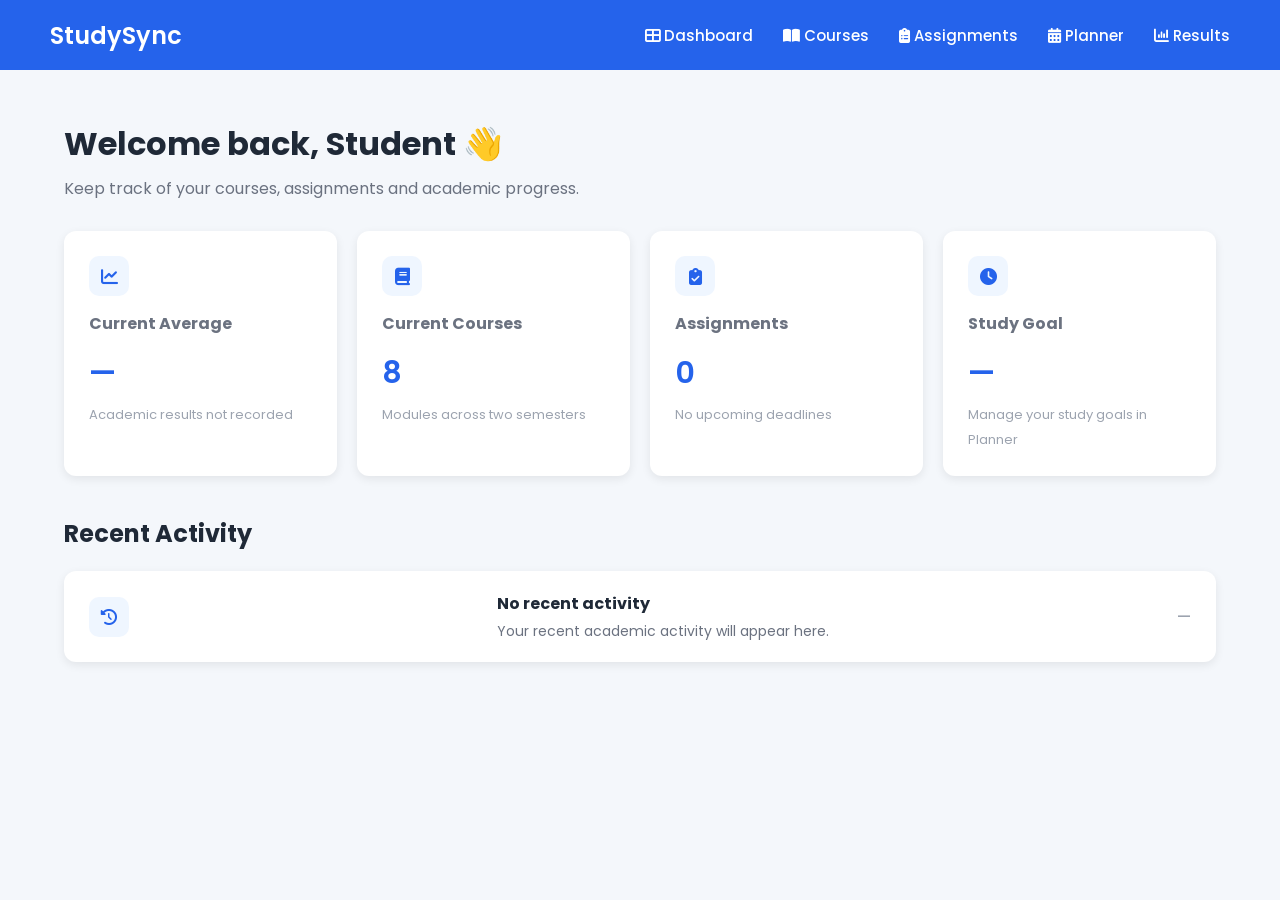
<file: index.html>
<!DOCTYPE html>
<html lang="en">

<head>

    <meta charset="UTF-8">
    <meta name="viewport" content="width=device-width, initial-scale=1.0">

    <title>Dashboard | StudySync</title>

    <link rel="preconnect" href="https://fonts.googleapis.com">
    <link rel="preconnect" href="https://fonts.gstatic.com" crossorigin>
    <link href="https://fonts.googleapis.com/css2?family=Poppins:wght@300;400;500;600;700&display=swap"
        rel="stylesheet">

    <link rel="stylesheet"
        href="https://cdnjs.cloudflare.com/ajax/libs/font-awesome/6.5.2/css/all.min.css">
    <link rel="stylesheet" href="style.css">
</head>
<body>
    <header>
        <nav class="navbar">
           <div class="logo">
                <a href="index.html">
                    <h2>StudySync</h2>
                </a>
           </div>
            <ul class="nav-links">
                <li>
                    <a href="index.html">
                        <i class="fa-solid fa-table-cells-large"></i>
                        Dashboard
                    </a>
                </li>
                <li>
                    <a href="courses.html">
                        <i class="fa-solid fa-book-open"></i>
                        Courses
                    </a>
                </li>
                <li>
                    <a href="assignments.html">
                        <i class="fa-solid fa-clipboard-list"></i>
                        Assignments
                    </a>
                </li>
                <li>
                    <a href="planner.html">
                        <i class="fa-solid fa-calendar-days"></i>
                        Planner
                    </a>
                </li>
                <li>
                    <a href="results.html">
                        <i class="fa-solid fa-chart-column"></i>
                        Results
                    </a>
                </li>
            </ul>
        </nav>
    </header>
    <main>
        <section class="welcome">
            <h1>Welcome back, Student 👋</h1>
            <p>
                Keep track of your courses, assignments and academic progress.
            </p>
        </section>

        <section class="dashboard-cards">
            <div class="dashboard-card">
                <div class="dashboard-icon">
                    <i class="fa-solid fa-chart-line"></i>
                </div>
                <h3>Current Average</h3>
                <p class="stat">—</p>
                <span>Academic results not recorded</span>

            </div>

            <div class="dashboard-card">
                <div class="dashboard-icon">
                    <i class="fa-solid fa-book"></i>
                </div>
                <h3>Current Courses</h3>
                <p class="stat">8</p>
                <span>Modules across two semesters</span>
            </div>

            <div class="dashboard-card">
                <div class="dashboard-icon">
                    <i class="fa-solid fa-clipboard-check"></i>
                </div>
                <h3>Assignments</h3>
                <p class="stat">0</p>
                <span>No upcoming deadlines</span>

            </div>

            <div class="dashboard-card">

                <div class="dashboard-icon">
                    <i class="fa-solid fa-clock"></i>
                </div>
                <h3>Study Goal</h3>
                <p class="stat">—</p>
                <span>Manage your study goals in Planner</span>
            </div>
        </section>
        <section class="recent-section">
            <h2>Recent Activity</h2>
            <div class="activity-list">
                <div class="activity-item">
                    <div class="activity-icon">
                        <i class="fa-solid fa-clock-rotate-left"></i>
                    </div>
                    <div>
                        <h3>No recent activity</h3>
                        <p>
                            Your recent academic activity will appear here.
                        </p>
                    </div>
                    <span>—</span>
                </div>
            </div>
        </section>
    </main>
    <script src="script.js"></script>

</body>

</html>
</file>
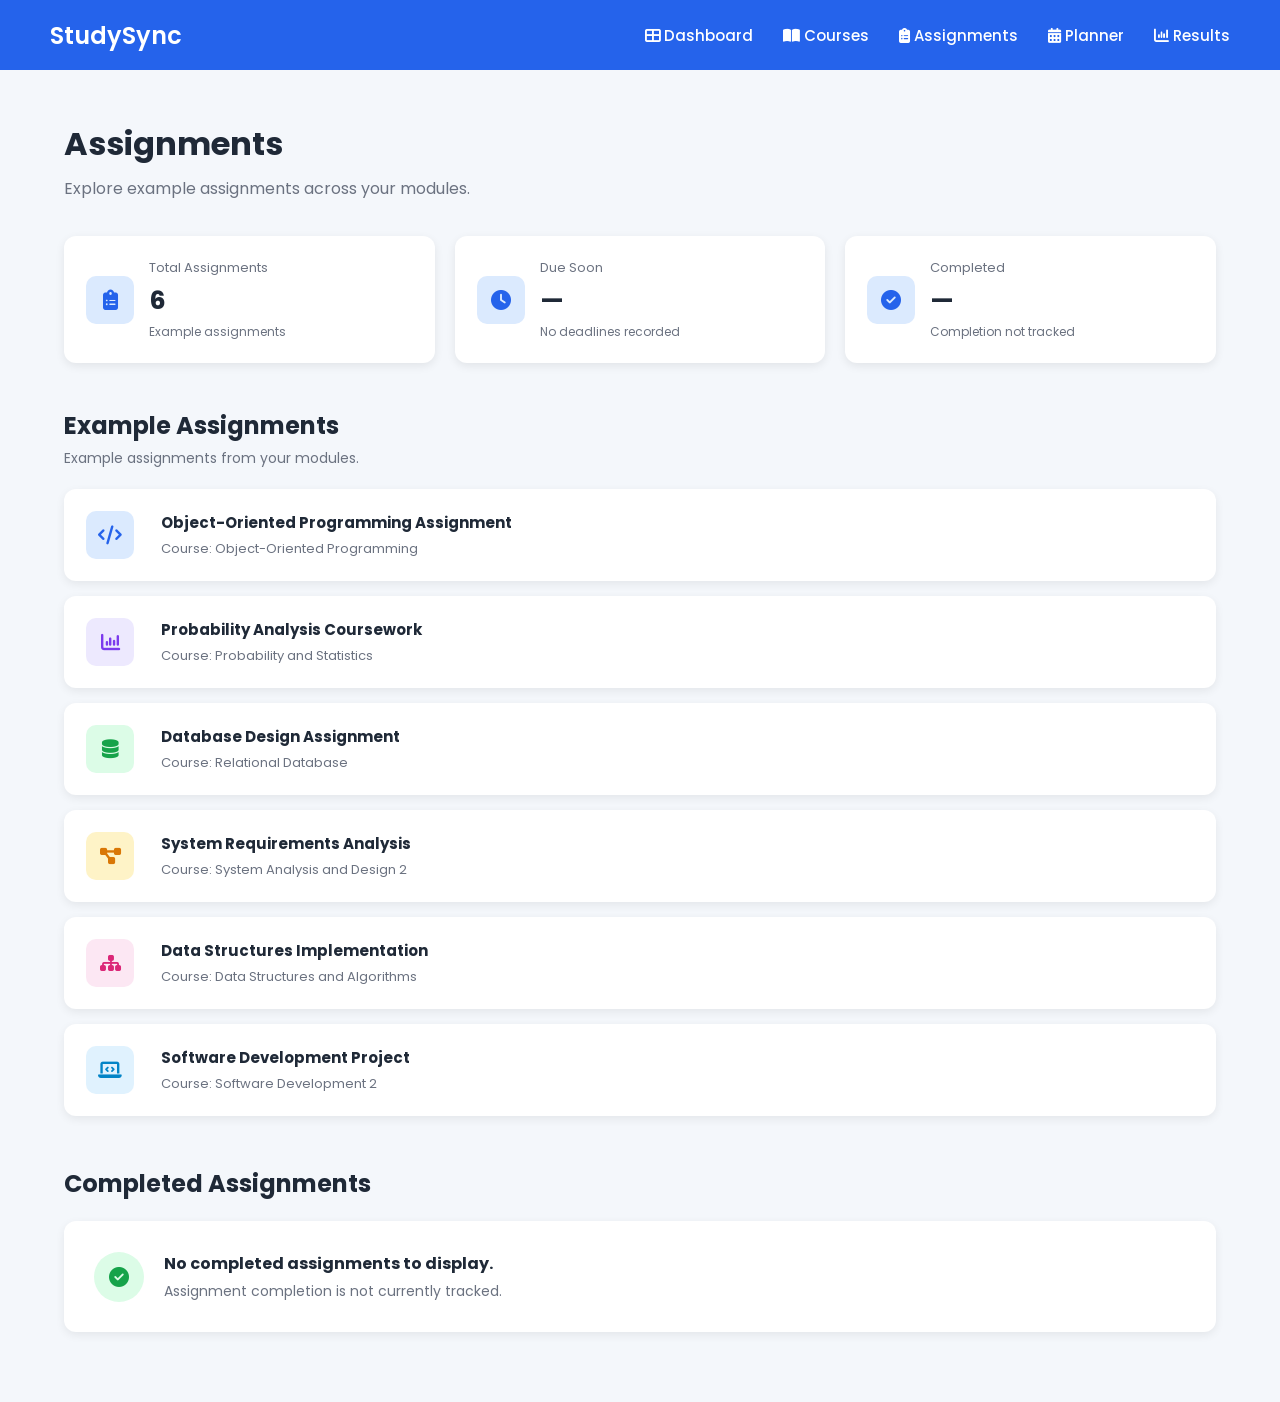
<file: assignments.html>
<!DOCTYPE html>
<html lang="en">

<head>
    <meta charset="UTF-8">
    <meta name="viewport" content="width=device-width, initial-scale=1.0">

    <title>Assignments | StudySync</title>
    <link rel="preconnect" href="https://fonts.googleapis.com">
    <link rel="preconnect" href="https://fonts.gstatic.com" crossorigin>
    <link href="https://fonts.googleapis.com/css2?family=Poppins:wght@300;400;500;600;700&display=swap"
        rel="stylesheet">
    <link rel="stylesheet"
        href="https://cdnjs.cloudflare.com/ajax/libs/font-awesome/6.5.2/css/all.min.css">

    <link rel="stylesheet" href="style.css">
</head>

<body>
    <header>
        <nav class="navbar">
            <div class="logo">
                <a href="index.html">
                    <h2>StudySync</h2>
                </a>
            </div>
            <ul class="nav-links">
                <li>
                    <a href="index.html">
                        <i class="fa-solid fa-table-cells-large"></i>
                        Dashboard
                    </a>
                </li>
                <li>
                    <a href="courses.html">
                        <i class="fa-solid fa-book-open"></i>
                        Courses
                    </a>
                </li>
                <li>
                    <a href="assignments.html">
                        <i class="fa-solid fa-clipboard-list"></i>
                        Assignments
                    </a>
                </li>
                <li>
                    <a href="planner.html">
                        <i class="fa-solid fa-calendar-days"></i>
                        Planner
                    </a>
                </li>
                <li>
                    <a href="results.html">
                        <i class="fa-solid fa-chart-column"></i>
                        Results
                    </a>
                </li>
            </ul>
        </nav>
    </header>
    <main class="assignments-page">
        <section class="page-intro">
            <div>
                <h1>Assignments</h1>
                <p>
                    Explore example assignments across your modules.
                </p>
            </div>
        </section>

        <section class="assignment-summary">
            <div class="summary-card">
                <div class="summary-icon">
                    <i class="fa-solid fa-clipboard-list"></i>
                </div>

                <div>
                    <span>Total Assignments</span>
                    <strong>6</strong>
                    <small>Example assignments</small>
                </div>
            </div>

            <div class="summary-card">
                <div class="summary-icon">
                    <i class="fa-solid fa-clock"></i>
                </div>
                <div>
                    <span>Due Soon</span>
                    <strong>—</strong>
                    <small>No deadlines recorded</small>
                </div>
            </div>

            <div class="summary-card">
                <div class="summary-icon">
                    <i class="fa-solid fa-circle-check"></i>
                </div>
                <div>
                    <span>Completed</span>
                    <strong>—</strong>
                    <small>Completion not tracked</small>
                </div>
            </div>
        </section>

        <section class="assignments-section">
            <div class="section-heading">
                <div>
                    <h2>Example Assignments</h2>
                    <p>
                        Example assignments from your modules.
                    </p>
                </div>
            </div>

            <div class="assignment-list">
                <div class="assignment-card">
                    <div class="assignment-icon">
                        <i class="fa-solid fa-code"></i>
                    </div>
                    <div class="assignment-main">
                        <h3>Object-Oriented Programming Assignment</h3>
                        <p>
                            Course: Object-Oriented Programming
                        </p>
                    </div>
                </div>

                <div class="assignment-card">
                    <div class="assignment-icon statistics-icon">
                        <i class="fa-solid fa-chart-column"></i>
                    </div>
                    <div class="assignment-main">
                        <h3>Probability Analysis Coursework</h3>
                        <p>
                            Course: Probability and Statistics
                        </p>
                    </div>
                </div>

                <div class="assignment-card">
                    <div class="assignment-icon database-icon">
                        <i class="fa-solid fa-database"></i>
                    </div>
                    <div class="assignment-main">
                        <h3>Database Design Assignment</h3>
                        <p>
                            Course: Relational Database
                        </p>
                    </div>
                </div>

                <div class="assignment-card">
                    <div class="assignment-icon system-icon">
                        <i class="fa-solid fa-diagram-project"></i>
                    </div>
                    <div class="assignment-main">
                        <h3>System Requirements Analysis</h3>
                        <p>
                            Course: System Analysis and Design 2
                        </p>
                    </div>
                </div>

                <div class="assignment-card">
                    <div class="assignment-icon data-icon">
                        <i class="fa-solid fa-sitemap"></i>
                    </div>
                    <div class="assignment-main">
                        <h3>Data Structures Implementation</h3>
                        <p>
                            Course: Data Structures and Algorithms
                        </p>
                    </div>
                </div>

                <div class="assignment-card">
                    <div class="assignment-icon software-icon">
                        <i class="fa-solid fa-laptop-code"></i>
                    </div>
                    <div class="assignment-main">
                        <h3>Software Development Project</h3>
                        <p>
                            Course: Software Development 2
                        </p>
                    </div>
                </div>
            </div>
        </section>

        <section class="completed-section">
            <h2>Completed Assignments</h2>
            <div class="empty-state">
                <div class="empty-icon">
                    <i class="fa-solid fa-circle-check"></i>
                </div>
                <div>
                    <h3>No completed assignments to display.</h3>
                    <p>
                        Assignment completion is not currently tracked.
                    </p>
                </div>
            </div>
        </section>
    </main>

    <script src="script.js"></script>

</body>

</html>
</file>
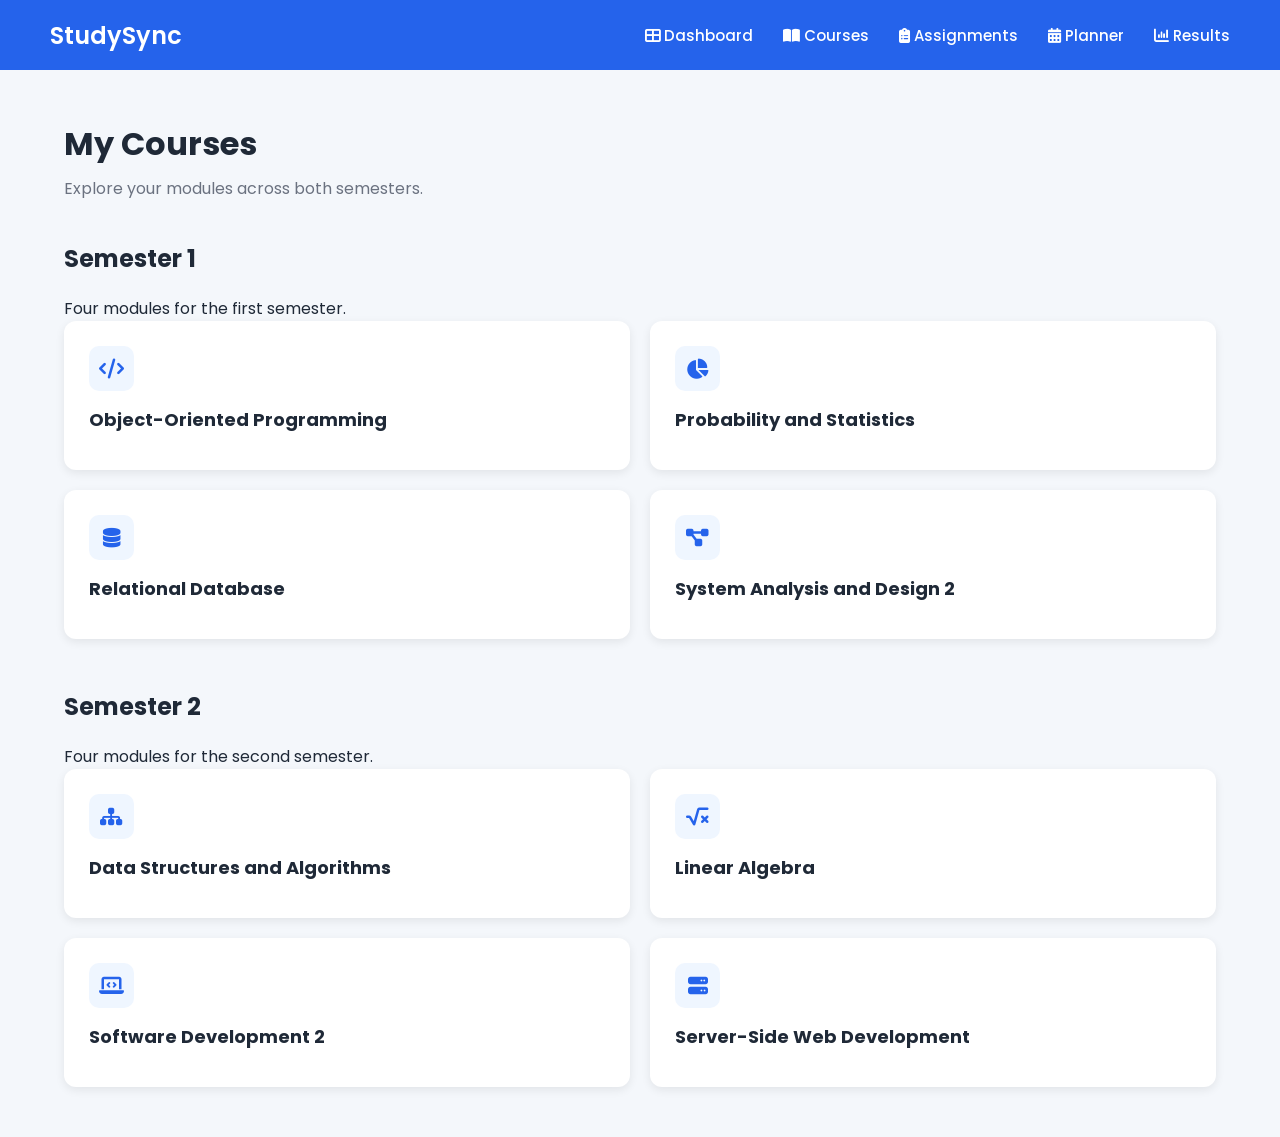
<file: courses.html>
<!DOCTYPE html>
<html lang="en">

<head>

    <meta charset="UTF-8">
    <meta name="viewport" content="width=device-width, initial-scale=1.0">

    <title>Courses | StudySync</title>

    <link rel="preconnect" href="https://fonts.googleapis.com">
    <link rel="preconnect" href="https://fonts.gstatic.com" crossorigin>
    <link href="https://fonts.googleapis.com/css2?family=Poppins:wght@300;400;500;600;700&display=swap"
        rel="stylesheet">
    <link rel="stylesheet"
        href="https://cdnjs.cloudflare.com/ajax/libs/font-awesome/6.5.2/css/all.min.css">
    <link rel="stylesheet" href="style.css">

</head>
<body>
    <header>
        <nav class="navbar">
           <div class="logo">
                <a href="index.html">
                    <h2>StudySync</h2>
                </a>
           </div>
            <ul class="nav-links">
                <li>
                    <a href="index.html">
                        <i class="fa-solid fa-table-cells-large"></i>
                        Dashboard
                    </a>
                </li>
                <li>
                    <a href="courses.html">
                        <i class="fa-solid fa-book-open"></i>
                        Courses
                    </a>
                </li>
                <li>
                    <a href="assignments.html">
                        <i class="fa-solid fa-clipboard-list"></i>
                        Assignments
                    </a>
                </li>
                <li>
                    <a href="planner.html">
                        <i class="fa-solid fa-calendar-days"></i>
                        Planner
                    </a>
                </li>
                <li>
                    <a href="results.html">
                        <i class="fa-solid fa-chart-column"></i>
                        Results
                    </a>
                </li>
            </ul>
        </nav>
    </header>

    <main>
        <section class="courses-header">
            <h1>My Courses</h1>
            <p>
                 Explore your modules across both semesters.
            </p>
        </section>

        <section class="semester-section">
            <div class="section-title">
                <div>
                    <h2>Semester 1</h2>
                    <p>Four modules for the first semester.</p>
                </div>

            </div>

            <div class="course-grid">
                <!-- OBJECT-ORIENTED PROGRAMMING -->
                <div class="course-card">
                    <div class="course-icon">
                        <i class="fa-solid fa-code"></i>
                    </div>
                    <h3>Object-Oriented Programming</h3>
                </div>
                <!-- PROBABILITY AND STATISTICS -->
                <div class="course-card">
                    <div class="course-icon">
                        <i class="fa-solid fa-chart-pie"></i>
                    </div>
                    <h3>Probability and Statistics</h3>
                </div>

                <!-- RELATIONAL DATABASE -->
                <div class="course-card">
                    <div class="course-icon">
                        <i class="fa-solid fa-database"></i>
                    </div>
                    <h3>Relational Database</h3>
                </div>
                <!-- SYSTEM ANALYSIS -->
                <div class="course-card">
                    <div class="course-icon">
                        <i class="fa-solid fa-diagram-project"></i>
                    </div>
                    <h3>System Analysis and Design 2</h3>
                </div>
            </div>
        </section>
        <!-- SEMESTER 2 -->
        <section class="semester-section">
            <div class="section-title">
                <div>
                    <h2>Semester 2</h2>
                    <p>Four modules for the second semester.</p>
                </div>
            </div>
            <div class="course-grid">
                <!-- DATA STRUCTURES -->
                <div class="course-card">
                    <div class="course-icon">
                        <i class="fa-solid fa-sitemap"></i>
                    </div>
                    <h3>Data Structures and Algorithms</h3>
                </div>
                <!-- LINEAR ALGEBRA -->
                <div class="course-card">
                    <div class="course-icon">
                        <i class="fa-solid fa-square-root-variable"></i>
                    </div>
                    <h3>Linear Algebra</h3>
                </div>
                <!-- SOFTWARE DEVELOPMENT -->
                <div class="course-card">
                    <div class="course-icon">
                        <i class="fa-solid fa-laptop-code"></i>
                    </div>
                    <h3>Software Development 2</h3>
                </div>
                <!-- SERVER-SIDE WEB DEVELOPMENT -->
                <div class="course-card">
                    <div class="course-icon">
                        <i class="fa-solid fa-server"></i>
                    </div>
                    <h3>Server-Side Web Development</h3>
                </div>
            </div>
        </section>
    </main>

    <script src="script.js"></script>

</body>

</html>
</file>
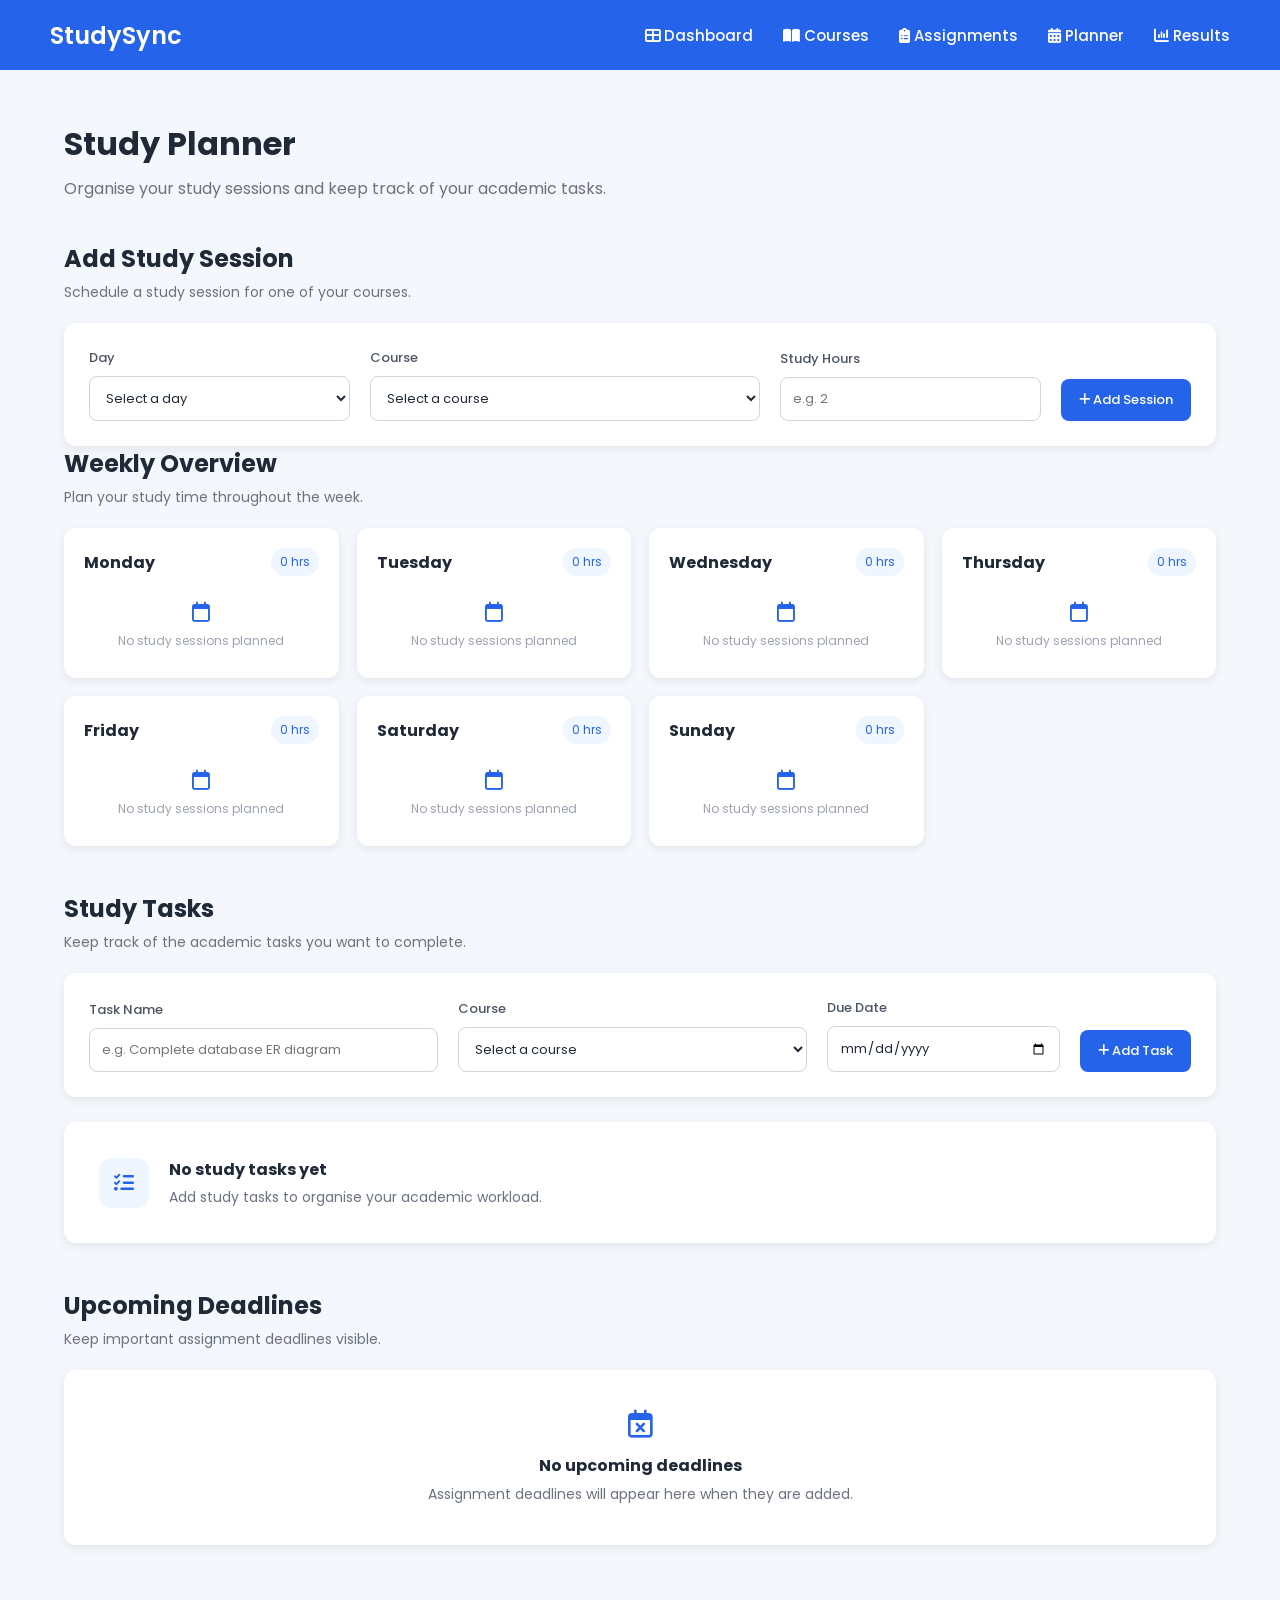
<file: planner.html>
<!DOCTYPE html>
<html lang="en">

<head>
    <meta charset="UTF-8">
    <meta name="viewport" content="width=device-width, initial-scale=1.0">

    <title>Planner | StudySync</title>
    <link rel="preconnect" href="https://fonts.googleapis.com">
    <link rel="preconnect" href="https://fonts.gstatic.com" crossorigin>
    <link href="https://fonts.googleapis.com/css2?family=Poppins:wght@300;400;500;600;700&display=swap"
        rel="stylesheet">
    <link rel="stylesheet"
        href="https://cdnjs.cloudflare.com/ajax/libs/font-awesome/6.5.2/css/all.min.css">
    <link rel="stylesheet" href="style.css">
</head>
<body>
    <header>
        <nav class="navbar">
            <div class="logo">
                <a href="index.html">
                    <h2>StudySync</h2>
                </a>
            </div>

            <ul class="nav-links">
                <li>
                    <a href="index.html">
                        <i class="fa-solid fa-table-cells-large"></i>
                        Dashboard
                    </a>
                </li>
                <li>
                    <a href="courses.html">
                        <i class="fa-solid fa-book-open"></i>
                        Courses
                    </a>
                </li>
                <li>
                    <a href="assignments.html">
                        <i class="fa-solid fa-clipboard-list"></i>
                        Assignments
                    </a>
                </li>
                <li>
                    <a href="planner.html">
                        <i class="fa-solid fa-calendar-days"></i>
                        Planner
                    </a>
                </li>
                <li>
                    <a href="results.html">
                        <i class="fa-solid fa-chart-column"></i>
                        Results
                    </a>
                </li>
            </ul>
        </nav>
    </header>
    <main class="planner-page">
        <section class="page-intro">
            <div>
                <h1>Study Planner</h1>
                <p>
                    Organise your study sessions and keep track of your academic tasks.
                </p>
            </div>
        </section>
        <section class="planner-section">
            <div class="section-heading">
                 <div>

            <h2>Add Study Session</h2>
            <p>
                Schedule a study session for one of your courses.
            </p>
        </div>
                </div>
                <form id="study-form" class="study-form">
                    <div class="form-group">
                        <label for="study-day">Day</label>
                        <select id="study-day" required>
                            <option value="">Select a day</option>
                            <option value="Monday">Monday</option>
                            <option value="Tuesday">Tuesday</option>
                            <option value="Wednesday">Wednesday</option>
                            <option value="Thursday">Thursday</option>
                            <option value="Friday">Friday</option>
                            <option value="Saturday">Saturday</option>
                            <option value="Sunday">Sunday</option>
                        </select>
                    </div>

                    <div class="form-group">
                        <label for="study-course">Course</label>
                        <select id="study-course" required>
                            <option value="">Select a course</option>
                            <option value="Object-Oriented Programming">
                                Object-Oriented Programming
                            </option>
                            <option value="Probability and Statistics">
                                Probability and Statistics
                            </option>
                            <option value="Relational Database">
                                Relational Database
                            </option>
                            <option value="System Analysis and Design 2">
                                System Analysis and Design 2
                            </option>
                            <option value="Data Structures and Algorithms">
                                Data Structures and Algorithms
                            </option>
                            <option value="Linear Algebra">
                                Linear Algebra
                            </option>
                            <option value="Software Development 2">
                                Software Development 2
                            </option>
                            <option value="Server-Side Web Development">
                                Server-Side Web Development
                            </option>
                        </select>
                    </div>

                    <div class="form-group">
                        <label for="study-hours">Study Hours</label>
                        <input
                            type="number"
                            id="study-hours"
                            min="0.5"
                            max="12"
                            step="0.5"
                            placeholder="e.g. 2"
                            required
                        >
                    </div>
                    <button type="submit" class="add-session-button">
                        <i class="fa-solid fa-plus"></i>
                        Add Session
                    </button>
                </form>
                <div class="section-heading">
                    <h2>Weekly Overview</h2>
                    <p>
                        Plan your study time throughout the week.
                    </p>
                </div>
            </div>
            <div class="week-grid">
                <div class="day-card">
                    <div class="day-header">
                        <h3>Monday</h3>
                        <span>0 hrs</span>
                    </div>
                    <div class="day-empty">
                        <i class="fa-regular fa-calendar"></i>
                        <p>No study sessions planned</p>
                    </div>
                </div>
                <div class="day-card">
                    <div class="day-header">
                        <h3>Tuesday</h3>
                        <span>0 hrs</span>
                    </div>
                    <div class="day-empty">
                        <i class="fa-regular fa-calendar"></i>
                        <p>No study sessions planned</p>
                    </div>
                </div>
                <div class="day-card">
                    <div class="day-header">
                        <h3>Wednesday</h3>
                        <span>0 hrs</span>
                    </div>
                    <div class="day-empty">
                        <i class="fa-regular fa-calendar"></i>
                        <p>No study sessions planned</p>
                    </div>
                </div>
                <div class="day-card">
                    <div class="day-header">
                        <h3>Thursday</h3>
                        <span>0 hrs</span>
                    </div>
                    <div class="day-empty">
                        <i class="fa-regular fa-calendar"></i>
                        <p>No study sessions planned</p>
                    </div>
                </div>
                <div class="day-card">
                    <div class="day-header">
                        <h3>Friday</h3>
                        <span>0 hrs</span>
                    </div>

                    <div class="day-empty">
                        <i class="fa-regular fa-calendar"></i>
                        <p>No study sessions planned</p>
                    </div>
                </div>

                <div class="day-card">
                    <div class="day-header">
                        <h3>Saturday</h3>
                        <span>0 hrs</span>
                    </div>

                    <div class="day-empty">
                        <i class="fa-regular fa-calendar"></i>
                        <p>No study sessions planned</p>
                    </div>
                </div>
                <div class="day-card">
                    <div class="day-header">
                        <h3>Sunday</h3>
                        <span>0 hrs</span>
                    </div>
                    <div class="day-empty">
                        <i class="fa-regular fa-calendar"></i>
                        <p>No study sessions planned</p>
                    </div>
                </div>
            </div>
        </section>

        <section class="planner-section">
        <div class="section-heading">
            <div>
                <h2>Study Tasks</h2>
                <p>Keep track of the academic tasks you want to complete.</p>
            </div>
        </div>
        <form id="task-form" class="task-form">
            <div class="form-group">
                <label for="task-name">Task Name</label>
                <input
                    type="text"
                    id="task-name"
                    placeholder="e.g. Complete database ER diagram"
                    required
                >
            </div>

            <div class="form-group">
                <label for="task-course">Course</label>
                <select id="task-course" required>
                    <option value="">Select a course</option>
                    <option>Object-Oriented Programming</option>
                    <option>Probability and Statistics</option>
                    <option>Relational Database</option>
                    <option>System Analysis and Design 2</option>
                    <option>Data Structures and Algorithms</option>
                    <option>Linear Algebra</option>
                    <option>Software Development 2</option>
                    <option>Server-Side Web Development</option>
                </select>
            </div>

            <div class="form-group">
                <label for="task-date">Due Date</label>
                <input type="date" id="task-date">
            </div>

            <button type="submit" class="add-session-button">
                <i class="fa-solid fa-plus"></i>
                Add Task
            </button>

        </form>

        <div class="task-list" id="task-list">
            <div class="planner-empty-state" id="task-empty-state">
                <div class="empty-icon">
                    <i class="fa-solid fa-list-check"></i>
                </div>
                <div>
                    <h3>No study tasks yet</h3>
                    <p>Add study tasks to organise your academic workload.</p>
                </div>
            </div>
        </div>
        </section>
                <section class="planner-section">
                    <div class="section-heading">
                        <div>
                            <h2>Upcoming Deadlines</h2>
                            <p>
                                Keep important assignment deadlines visible.
                            </p>
                        </div>
                    </div>
                    <div class="deadline-list" id="deadline-list">
                        <div class="deadline-empty-state" id="deadline-empty-state">
                        <i class="fa-regular fa-calendar-xmark"></i>
                        <h3>No upcoming deadlines</h3>
                        <p>
                            Assignment deadlines will appear here when they are added.
                        </p>
                        </div>
                    </div>
                </section>
    </main>
    <script src="script.js"></script>
</body>
</html>
</file>
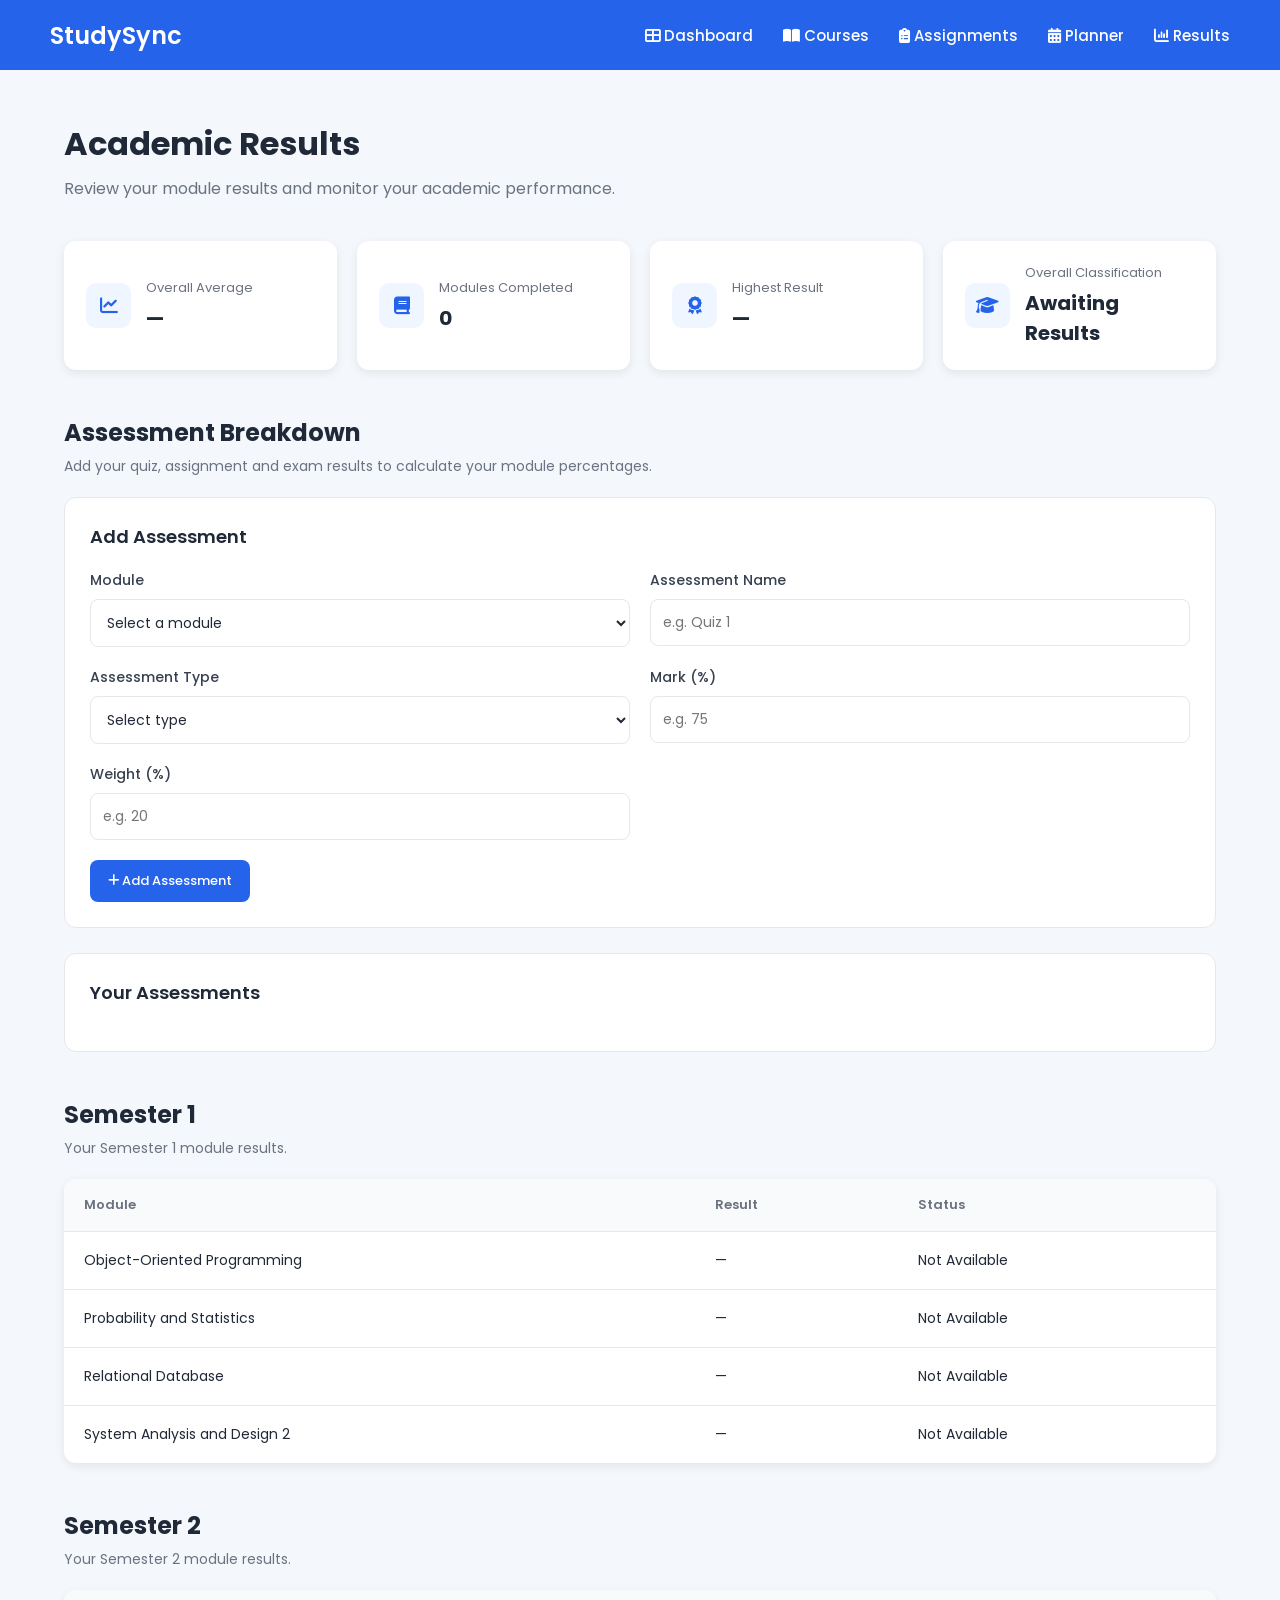
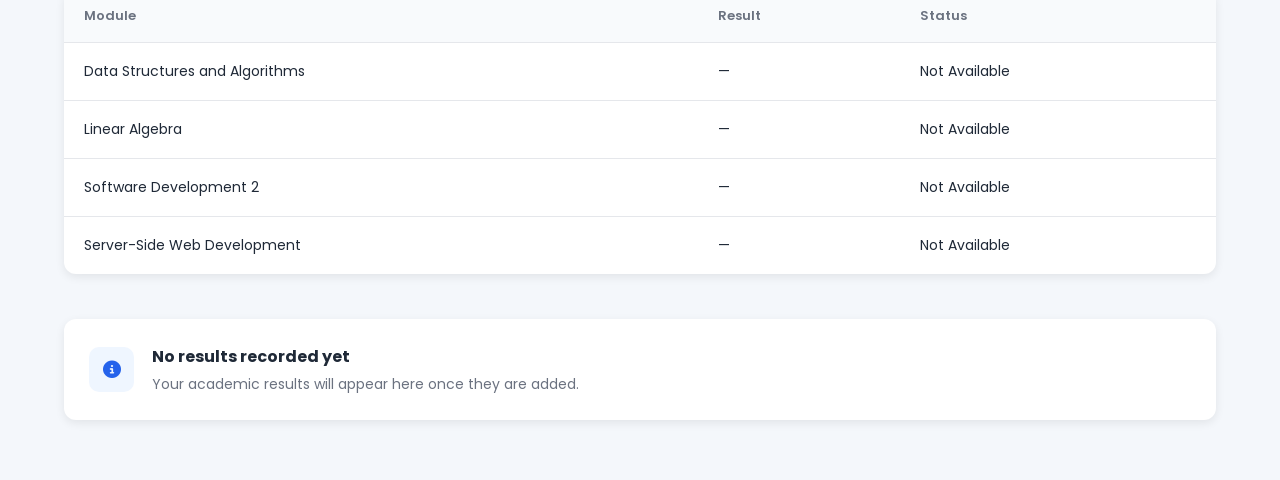
<file: results.html>
<!DOCTYPE html>
<html lang="en">

<head>
    <meta charset="UTF-8">
    <meta name="viewport" content="width=device-width, initial-scale=1.0">
    <title>Results | StudySync</title>
    <link rel="preconnect" href="https://fonts.googleapis.com">
    <link rel="preconnect" href="https://fonts.gstatic.com" crossorigin>
    <link href="https://fonts.googleapis.com/css2?family=Poppins:wght@300;400;500;600;700&display=swap"
        rel="stylesheet">
    <link rel="stylesheet"
        href="https://cdnjs.cloudflare.com/ajax/libs/font-awesome/6.5.2/css/all.min.css">
    <link rel="stylesheet" href="style.css">
</head>
<body>
    <header>
        <nav class="navbar">
             <div class="logo">
                <a href="index.html">
                    <h2>StudySync</h2>
                </a>
           </div>
            <ul class="nav-links">
                <li>
                    <a href="index.html">
                        <i class="fa-solid fa-table-cells-large"></i>
                        Dashboard
                    </a>
                </li>
                <li>
                    <a href="courses.html">
                        <i class="fa-solid fa-book-open"></i>
                        Courses
                    </a>
                </li>
                <li>
                    <a href="assignments.html">
                        <i class="fa-solid fa-clipboard-list"></i>
                        Assignments
                    </a>
                </li>
                <li>
                    <a href="planner.html">
                        <i class="fa-solid fa-calendar-days"></i>
                        Planner
                    </a>
                </li>
                <li>
                    <a href="results.html">
                        <i class="fa-solid fa-chart-column"></i>
                        Results
                    </a>
                </li>
            </ul>
        </nav>
    </header>
    <main class="results-page">
        <section class="page-intro">
            <div>
                <h1>Academic Results</h1>
                <p>
                    Review your module results and monitor your academic performance.
                </p>
            </div>
        </section>
        <section class="results-overview">
            <div class="result-summary-card">
                <div class="result-summary-icon">
                    <i class="fa-solid fa-chart-line"></i>
                </div>
                <div>
                    <span>Overall Average</span>
                    <strong id="overall-average">—</strong>
                </div>
            </div>
            <div class="result-summary-card">
                <div class="result-summary-icon">
                    <i class="fa-solid fa-book"></i>
                </div>
                <div>
                    <span>Modules Completed</span>
                    <strong id="modules-completed">0</strong>
                </div>
            </div>
            <div class="result-summary-card">
                <div class="result-summary-icon">
                    <i class="fa-solid fa-award"></i>
                </div>
                <div>
                    <span>Highest Result</span>
                    <strong id="highest-result">—</strong>
                </div>
            </div>
            <div class="result-summary-card">
                <div class="result-summary-icon">
                    <i class="fa-solid fa-graduation-cap"></i>
                </div>
                <div>
                    <span>Overall Classification</span>
                    <strong id="academic-status">Awaiting Results</strong>
                </div>
            </div>
        </section>

        <section class="results-section">
            <div class="section-heading">
                <div>
                    <h2>Assessment Breakdown</h2>
                    <p>
                        Add your quiz, assignment and exam results to calculate your module percentages.
                    </p>
                </div>
            </div>

            <div class="assessment-form-container">
                <h3>Add Assessment</h3>
                <form id="assessment-form">
                    <div class="form-group">
                        <label for="assessment-module">Module</label>
                        <select id="assessment-module" required>
                            <option value="">Select a module</option>
                            <option value="Object-Oriented Programming">Object-Oriented Programming</option>
                            <option value="Probability and Statistics">Probability and Statistics</option>
                            <option value="Relational Database">Relational Database</option>
                            <option value="System Analysis and Design 2">System Analysis and Design 2</option>
                            <option value="Data Structures and Algorithms">Data Structures and Algorithms</option>
                            <option value="Linear Algebra">Linear Algebra</option>
                            <option value="Software Development 2">Software Development 2</option>
                            <option value="Server-Side Web Development">Server-Side Web Development</option>
                        </select>
                    </div>

                    <div class="form-group">
                        <label for="assessment-name">Assessment Name</label>
                        <input type="text" id="assessment-name"
                            placeholder="e.g. Quiz 1" required>
                    </div>
                    <div class="form-group">
                        <label for="assessment-type">Assessment Type</label>
                        <select id="assessment-type" required>
                            <option value="">Select type</option>
                            <option value="Quiz">Quiz</option>
                            <option value="Assignment">Assignment</option>
                            <option value="Exam">Exam</option>
                        </select>
                    </div>

                    <div class="form-group">
                        <label for="assessment-mark">Mark (%)</label>
                        <input type="number" id="assessment-mark"
                            min="0" max="100" step="0.01"
                            placeholder="e.g. 75" required>
                    </div>

                    <div class="form-group">
                        <label for="assessment-weight">Weight (%)</label>
                        <input type="number" id="assessment-weight"
                            min="0.01" max="100" step="0.01"
                            placeholder="e.g. 20" required>
                    </div>

                    <button type="submit" class="primary-button">
                        <i class="fa-solid fa-plus"></i>
                        Add Assessment
                    </button>
                </form>
            </div>

            <div class="assessment-list-container">
                <h3>Your Assessments</h3>
                <div id="assessment-list">
                    <p id="assessment-empty-state">
                        No assessments added yet.
                    </p>
                </div>
            </div>

        </section>
        <section class="results-section">
            <div class="section-heading">
                <div>
                    <h2>Semester 1</h2>
                    <p>
                        Your Semester 1 module results.
                    </p>
                </div>
            </div>
            <div class="results-table-container">
                <table class="results-table">
                    <thead>
                        <tr>
                            <th>Module</th>
                            <th>Result</th>
                            <th>Status</th>
                        </tr>
                    </thead>
                    <tbody>
                        <tr data-module="Object-Oriented Programming">
                            <td>
                                Object-Oriented Programming
                            </td>
                            <td>—</td>
                            <td>
                                <span class="result-status pending">
                                    Not Available
                                </span>
                            </td>
                        </tr>
                        <tr data-module="Probability and Statistics">
                            <td>
                                Probability and Statistics
                            </td>
                            <td>—</td>
                            <td>
                                <span class="result-status pending">
                                    Not Available
                                </span>
                            </td>
                        </tr>
                        <tr data-module="Relational Database">
                            <td>
                                Relational Database
                            </td>
                            <td>—</td>
                            <td>
                                <span class="result-status pending">
                                    Not Available
                                </span>
                            </td>
                        </tr>
                        <tr data-module="System Analysis and Design 2">
                            <td>
                                System Analysis and Design 2
                            </td>
                            <td>—</td>
                            <td>
                                <span class="result-status pending">
                                    Not Available
                                </span>
                            </td>
                        </tr>
                    </tbody>
                </table>
            </div>
        </section>

        <section class="results-section">
            <div class="section-heading">
                <div>
                    <h2>Semester 2</h2>
                    <p>
                        Your Semester 2 module results.
                    </p>
                </div>
            </div>
            <div class="results-table-container">
                <table class="results-table">
                    <thead>
                        <tr>
                            <th>Module</th>
                            <th>Result</th>
                            <th>Status</th>
                        </tr>
                    </thead>
                    <tbody>
                        <tr data-module="Data Structures and Algorithms">
                            <td>
                                Data Structures and Algorithms
                            </td>
                            <td>—</td>
                            <td>
                                <span class="result-status pending">
                                    Not Available
                                </span>
                            </td>
                        </tr>
                        <tr data-module="Linear Algebra">
                            <td>
                                Linear Algebra
                            </td>
                            <td>—</td>
                            <td>
                                <span class="result-status pending">
                                    Not Available
                                </span>
                            </td>
                        </tr>
                        <tr data-module="Software Development 2">
                            <td>
                                Software Development 2
                            </td>
                            <td>—</td>
                            <td>
                                <span class="result-status pending">
                                    Not Available
                                </span>
                            </td>
                        </tr>
                        <tr data-module="Server-Side Web Development">
                            <td>
                                Server-Side Web Development
                            </td>
                            <td>—</td>
                            <td>
                                <span class="result-status pending">
                                    Not Available
                                </span>
                            </td>
                        </tr>
                    </tbody>
                </table>
            </div>
        </section>

        <section class="results-note">
            <div class="note-icon">
                <i class="fa-solid fa-circle-info"></i>
            </div>
            <div id="results-empty-state">
                <h3>No results recorded yet</h3>
                <p>
                    Your academic results will appear here once they are added.
                </p>
            </div>
        </section>
    </main>

    <script src="script.js"></script>
</body>
</html>
</file>
<file: style.css>
* {
    margin: 0;
    padding: 0;
    box-sizing: border-box;
}

body {
    font-family: "Poppins", sans-serif;
    background-color: #f4f7fb;
    color: #1f2937;
}
.navbar {
    width: 100%;
    height: 70px;
    background-color: #2563eb;
    display: flex;
    align-items: center;
    justify-content: space-between;
    padding: 0 50px;
}
.logo a {
    text-decoration: none;
}
.logo h2 {
    color: white;
    font-size: 24px;
    font-weight: 600;
}
.nav-links {
    display: flex;
    list-style: none;
    gap: 30px;
}
.nav-links a {
    color: white;
    text-decoration: none;
    font-size: 15px;
    font-weight: 500;
    transition: 0.3s;
}
.nav-links a:hover {
    color: #dbeafe;
}
.welcome {
    width: 90%;
    max-width: 1200px;
    margin: 50px auto 30px;
}
.welcome h1 {
    font-size: 32px;
    color: #1f2937;
    margin-bottom: 8px;
}

.welcome p {
    color: #6b7280;
    font-size: 16px;
}
.dashboard-cards {
    width: 90%;
    max-width: 1200px;
    margin: 0 auto 40px;

    display: grid;
    grid-template-columns: repeat(4, 1fr);
    gap: 20px;
}

.dashboard-card {
    background: white;
    padding: 25px;
    border-radius: 12px;
    box-shadow: 0 3px 10px rgba(0, 0, 0, 0.08);
}
.dashboard-card h3 {
    font-size: 16px;
    color: #6b7280;
    margin-bottom: 15px;
}

.dashboard-card .stat {
    font-size: 30px;
    font-weight: 600;
    color: #2563eb;
    margin-bottom: 5px;
}

.dashboard-card span {
    font-size: 13px;
    color: #9ca3af;
}

.dashboard-icon {
    width: 40px;
    height: 40px;
    display: flex;
    align-items: center;
    justify-content: center;
    background-color: #eff6ff;
    color: #2563eb;
    border-radius: 10px;
    margin-bottom: 15px;
    font-size: 17px;
}
.activity-icon {
    width: 40px;
    height: 40px;
    display: flex;
    align-items: center;
    justify-content: center;
    background-color: #eff6ff;
    color: #2563eb;
    border-radius: 10px;
    margin-right: 20px;
    font-size: 16px;
    flex-shrink: 0;
}
.recent-section {
    width: 90%;
    max-width: 1200px;
    margin: 0 auto 60px;
}

.recent-section h2 {
    font-size: 24px;
    margin-bottom: 20px;
}

.activity-list {
    background: white;
    border-radius: 12px;
    box-shadow: 0 3px 10px rgba(0, 0, 0, 0.08);
}

.activity-item {
    padding: 20px 25px;
    display: flex;
    justify-content: space-between;
    align-items: center;
    border-bottom: 1px solid #e5e7eb;
}

.activity-item:last-child {
    border-bottom: none;
}

.activity-item h3 {
    font-size: 16px;
    margin-bottom: 5px;
}

.activity-item p {
    font-size: 14px;
    color: #6b7280;
}

.activity-item > span {
    color: #9ca3af;
    font-weight: 500;
}

.courses-header {
    width: 90%;
    max-width: 1200px;
    margin: 50px auto 40px;
}

.courses-header h1 {
    font-size: 32px;
    color: #1f2937;
    margin-bottom: 8px;
}

.courses-header p {
    color: #6b7280;
    font-size: 16px;
}


.semester-section {
    width: 90%;
    max-width: 1200px;
    margin: 0 auto 50px;
}

.semester-section h2 {
    font-size: 24px;
    color: #1f2937;
    margin-bottom: 20px;
}

.course-grid {
    display: grid;
    grid-template-columns: repeat(2, 1fr);
    gap: 20px;
}

.course-card {
    background: white;
    padding: 25px;
    border-radius: 12px;
    box-shadow: 0 3px 10px rgba(0, 0, 0, 0.08);
    transition: 0.3s ease;
}

.course-card:hover {
    transform: translateY(-3px);
    box-shadow: 0 5px 15px rgba(0, 0, 0, 0.12);
}

.course-card h3 {
    font-size: 18px;
    color: #1f2937;
    margin-bottom: 12px;
}

.course-card p {
    color: #6b7280;
    font-size: 14px;
    margin-bottom: 18px;
}

/* COURSE ICONS */

.course-icon {
    width: 45px;
    height: 45px;
    display: flex;
    align-items: center;
    justify-content: center;
    background-color: #eff6ff;
    color: #2563eb;
    border-radius: 10px;
    font-size: 20px;
    margin-bottom: 15px;
}
.course-card:hover .course-icon {
    background-color: #2563eb;
    color: white;
}

.course-status {
    display: inline-block;
    background: #f3f4f6;
    color: #6b7280;
    padding: 6px 12px;
    border-radius: 20px;
    font-size: 13px;
    font-weight: 500;
}
.progress-container {
    margin-top: 20px;
}

.progress-label {
    display: flex;
    justify-content: space-between;
    font-size: 13px;
    color: #6b7280;
    margin-bottom: 8px;
}

.progress-bar {
    width: 100%;
    height: 8px;
    background: #e5e7eb;
    border-radius: 10px;
    overflow: hidden;
}

.progress-fill {
    width: 0%;
    height: 100%;
    background: #2563eb;
    border-radius: 10px;
}

.assignments-page {
    width: 90%;
    max-width: 1200px;
    margin: 0 auto;
    padding: 50px 0 70px;
}


.page-intro {
    margin-bottom: 35px;
}

.page-intro h1 {
    font-size: 32px;
    color: #1f2937;
    margin-bottom: 8px;
}

.page-intro p {
    color: #6b7280;
    font-size: 16px;
}

.assignment-summary {
    display: grid;
    grid-template-columns: repeat(3, 1fr);
    gap: 20px;
    margin-bottom: 45px;
}

.summary-card {
    background: white;
    padding: 22px;
    border-radius: 12px;

    display: flex;
    align-items: center;
    gap: 15px;

    box-shadow: 0 3px 10px rgba(0, 0, 0, 0.08);
}

.summary-icon {
    width: 48px;
    height: 48px;
    display: flex;
    align-items: center;
    justify-content: center;
    border-radius: 10px;
    background: #dbeafe;
    color: #2563eb;
    font-size: 20px;
}

.summary-card span {
    display: block;
    color: #6b7280;
    font-size: 13px;
    margin-bottom: 4px;
}

.summary-card strong {
    display: block;
    font-size: 25px;
    color: #1f2937;
    margin-top: 4px;
}

.summary-card small {
    display: block;
    margin-top: 3px;
    font-size: 12px;
    color: #6b7280;
}

.assignments-section {
    margin-bottom: 50px;
}

.section-heading {
    margin-bottom: 20px;
}

.section-heading h2 {
    font-size: 24px;
    color: #1f2937;
    margin-bottom: 5px;
}

.section-heading p {
    color: #6b7280;
    font-size: 14px;
}


.assignment-list {
    display: flex;
    flex-direction: column;
    gap: 15px;
}

.assignment-card {
    background: white;
    padding: 22px;
    border-radius: 12px;
    display: grid;
    grid-template-columns: 55px 1fr;
    align-items: center;
    gap: 20px;
    box-shadow: 0 3px 10px rgba(0, 0, 0, 0.07);
    transition: 0.3s ease;
}

.assignment-card:hover {
    transform: translateY(-2px);

    box-shadow: 0 6px 16px rgba(0, 0, 0, 0.10);
}
.assignment-icon {
    width: 48px;
    height: 48px;
    display: flex;
    align-items: center;
    justify-content: center;
    border-radius: 10px;
    background: #dbeafe;
    color: #2563eb;
    font-size: 19px;
}
.statistics-icon {
    background: #ede9fe;
    color: #7c3aed;
}
.database-icon {
    background: #dcfce7;
    color: #16a34a;
}
.system-icon {
    background: #fef3c7;
    color: #d97706;
}

.data-icon {
    background: #fce7f3;
    color: #db2777;
}

.software-icon {
    background: #e0f2fe;
    color: #0284c7;
}
.assignment-main h3 {
    font-size: 15px;
    color: #1f2937;
    margin-bottom: 5px;
}

.assignment-main p {
    font-size: 13px;
    color: #6b7280;
    margin-bottom: 0;
}

.status {
    display: inline-block;
    padding: 4px 9px;
    border-radius: 20px;
    font-size: 11px;
    font-weight: 500;
}

.not-started {
    background: #f3f4f6;
    color: #6b7280;
}


/* ASSIGNMENT DETAILS */

.assignment-detail {
    display: flex;
    flex-direction: column;
    gap: 5px;
}

.detail-label {
    color: #9ca3af;
    font-size: 11px;
}

.assignment-detail strong {
    font-size: 13px;
    color: #374151;
    font-weight: 500;
}

.assignment-progress {
    text-align: right;
}

.assignment-progress strong {
    font-size: 13px;
    color: #2563eb;
}

.progress-bar {
    width: 100%;
    height: 6px;
    background: #e5e7eb;
    border-radius: 10px;
    margin-top: 7px;
    overflow: hidden;
}

/* COMPLETED SECTION */
.completed-section {
    margin-top: 50px;
}

.completed-section h2 {
    font-size: 24px;
    color: #1f2937;
    margin-bottom: 20px;
}
/* EMPTY STATE */

.empty-state {
    background: white;
    padding: 30px;
    border-radius: 12px;
    display: flex;
    align-items: center;
    gap: 20px;
    box-shadow: 0 3px 10px rgba(0, 0, 0, 0.07);
}

.empty-icon {
    width: 50px;
    height: 50px;
    display: flex;
    align-items: center;
    justify-content: center;
    border-radius: 50%;
    background: #dcfce7;
    color: #16a34a;
    font-size: 20px;
}

.empty-state h3 {
    font-size: 16px;
    margin-bottom: 5px;
}

.empty-state p {
    color: #6b7280;
    font-size: 14px;
}
/*PLANNER PAGE*/
.planner-page {
    width: 90%;
    max-width: 1200px;
    margin: 0 auto 60px;
}
/* PAGE INTRO */
.planner-page .page-intro {
    margin: 50px 0 40px;
}
.planner-page .page-intro h1 {
    font-size: 32px;
    color: #1f2937;
    margin-bottom: 8px;
}
.planner-page .page-intro p {
    color: #6b7280;
    font-size: 16px;
}

/* PLANNER SECTIONS */
/* ADD STUDY SESSION */
.study-form {
    background: white;
    padding: 25px;
    border-radius: 12px;
    box-shadow: 0 3px 10px rgba(0, 0, 0, 0.08);
    display: grid;
    grid-template-columns: 1fr 1.5fr 1fr auto;
    gap: 20px;
    align-items: end;
}
.study-session {
    margin-top: 12px;
    padding: 12px;
    background-color: #f8faff;
    border: 1px solid #e5edff;
    border-radius: 8px;
    display: flex;
    flex-direction: column;
    gap: 4px;
}

.study-session strong {
    font-size: 12px;
    font-weight: 600;
    color: #1f2937;
}

.study-session span {
    font-size: 11px;
    color: #2563eb;
    font-weight: 500;
}
.remove-session {
    border: none;
    background: none;
    color: #ef4444;
    font-family: "Poppins", sans-serif;
    font-size: 11px;
    cursor: pointer;
    margin-left: 8px;
}
.remove-session:hover {
    text-decoration: underline;
}
.form-group {
    display: flex;
    flex-direction: column;
    gap: 8px;
}
.form-group label {
    font-size: 13px;
    font-weight: 500;
    color: #4b5563;
}
.form-group select,
.form-group input {
    width: 100%;

    padding: 11px 12px;

    border: 1px solid #d1d5db;

    border-radius: 8px;

    font-family: "Poppins", sans-serif;

    font-size: 13px;

    color: #1f2937;

    background: white;

    outline: none;
}


.form-group select:focus,
.form-group input:focus {
    border-color: #2563eb;
}


.add-session-button {
    padding: 11px 18px;

    border: none;

    border-radius: 8px;

    background-color: #2563eb;

    color: white;

    font-family: "Poppins", sans-serif;

    font-size: 13px;

    font-weight: 500;

    cursor: pointer;

    transition: 0.3s ease;

    white-space: nowrap;
}


.add-session-button:hover {
    background-color: #1d4ed8;
}
.planner-section {
    margin-bottom: 45px;
}

.planner-page .section-heading {
    margin-bottom: 20px;
}

.planner-page .section-heading h2 {
    font-size: 24px;
    color: #1f2937;
    margin-bottom: 6px;
}

.planner-page .section-heading p {
    color: #6b7280;
    font-size: 14px;
}


/* WEEKLY OVERVIEW */

.week-grid {
    display: grid;
    grid-template-columns: repeat(4, 1fr);
    gap: 18px;
}


/* DAY CARD */

.day-card {
    background: white;
    border-radius: 12px;
    padding: 20px;

    box-shadow: 0 3px 10px rgba(0, 0, 0, 0.08);

    min-height: 150px;

    transition: 0.3s ease;
}

.day-card:hover {
    transform: translateY(-3px);

    box-shadow: 0 5px 15px rgba(0, 0, 0, 0.12);
}


/* DAY HEADER */

.day-header {
    display: flex;
    justify-content: space-between;
    align-items: center;

    margin-bottom: 25px;
}

.day-header h3 {
    font-size: 16px;
    color: #1f2937;
}

.day-header span {
    font-size: 12px;
    color: #2563eb;

    background-color: #eff6ff;

    padding: 5px 9px;

    border-radius: 20px;
}


/* EMPTY DAY */

.day-empty {
    text-align: center;
    color: #9ca3af;
}

.day-empty i {
    font-size: 20px;
    color: #2563eb;

    margin-bottom: 10px;
}

.day-empty p {
    font-size: 12px;
}


/* STUDY TASKS */

.task-list {
    display: flex;
    flex-direction: column;
    gap: 15px;
}


/* PLANNER EMPTY STATE */

.planner-empty-state {
    background: white;

    border-radius: 12px;

    padding: 35px;

    display: flex;
    align-items: center;

    gap: 20px;

    box-shadow: 0 3px 10px rgba(0, 0, 0, 0.08);
}


/* EMPTY STATE ICON */

.planner-empty-state .empty-icon {
    width: 50px;
    height: 50px;

    display: flex;
    align-items: center;
    justify-content: center;

    background-color: #eff6ff;
    color: #2563eb;

    border-radius: 12px;

    font-size: 20px;

    flex-shrink: 0;
}

.planner-empty-state h3 {
    font-size: 16px;
    color: #1f2937;

    margin-bottom: 5px;
}

.planner-empty-state p {
    font-size: 14px;
    color: #6b7280;
}


/* UPCOMING DEADLINES */

.deadline-list {
    display: flex;
    flex-direction: column;
    gap: 15px;
    background: white;
    border-radius: 12px;
    box-shadow: 0 3px 10px rgba(0, 0, 0, 0.08);
}


/* DEADLINE EMPTY STATE */
.deadline-empty-state {
    padding: 40px;

    text-align: center;
}

.deadline-empty-state i {
    font-size: 28px;

    color: #2563eb;

    margin-bottom: 15px;
}

.deadline-empty-state h3 {
    font-size: 16px;

    color: #1f2937;

    margin-bottom: 6px;
}

.deadline-empty-state p {
    font-size: 14px;

    color: #6b7280;
}
/*Result page */

.results-page {
    width: 90%;
    max-width: 1200px;
    margin: 0 auto 60px;
}


/* PAGE INTRO */

.results-page .page-intro {
    margin: 50px 0 40px;
}

.results-page .page-intro h1 {
    font-size: 32px;
    color: #1f2937;
    margin-bottom: 8px;
}

.results-page .page-intro p {
    color: #6b7280;
    font-size: 16px;
}


/* RESULTS OVERVIEW */

.results-overview {
    display: grid;
    grid-template-columns: repeat(4, 1fr);
    gap: 20px;

    margin-bottom: 45px;
}


/* SUMMARY CARD */

.result-summary-card {
    background: white;

    padding: 22px;

    border-radius: 12px;

    display: flex;
    align-items: center;

    gap: 15px;

    box-shadow: 0 3px 10px rgba(0, 0, 0, 0.08);

    transition: 0.3s ease;
}

.result-summary-card:hover {
    transform: translateY(-3px);

    box-shadow: 0 5px 15px rgba(0, 0, 0, 0.12);
}


/* SUMMARY ICON */

.result-summary-icon {
    width: 45px;
    height: 45px;

    display: flex;
    align-items: center;
    justify-content: center;

    background-color: #eff6ff;

    color: #2563eb;

    border-radius: 10px;

    font-size: 18px;

    flex-shrink: 0;
}


/* SUMMARY TEXT */

.result-summary-card span {
    display: block;

    font-size: 13px;

    color: #6b7280;

    margin-bottom: 5px;
}

.result-summary-card strong {
    display: block;

    font-size: 20px;

    color: #1f2937;
}


/* RESULTS SECTION */

.results-section {
    margin-bottom: 45px;
}


/* SECTION HEADING */

.results-page .section-heading {
    margin-bottom: 20px;
}

.results-page .section-heading h2 {
    font-size: 24px;

    color: #1f2937;

    margin-bottom: 6px;
}

.results-page .section-heading p {
    color: #6b7280;

    font-size: 14px;
}


/* RESULTS TABLE */

.results-table-container {
    background: white;

    border-radius: 12px;

    overflow-x: auto;

    box-shadow: 0 3px 10px rgba(0, 0, 0, 0.08);
}

.results-table {
    width: 100%;

    border-collapse: collapse;

    min-width: 650px;
}


/* TABLE HEADER */

.results-table thead {
    background-color: #f8fafc;
}

.results-table th {
    padding: 16px 20px;

    text-align: left;

    font-size: 13px;

    font-weight: 600;

    color: #6b7280;

    border-bottom: 1px solid #e5e7eb;
}


/* TABLE CELLS */

.results-table td {
    padding: 18px 20px;

    font-size: 14px;

    color: #1f2937;

    border-bottom: 1px solid #e5e7eb;
}

.results-table tbody tr:last-child td {
    border-bottom: none;
}


/* RESULT STATUS */

.result-status {
    display: inline-block;
    padding: 5px 10px;
    border-radius: 20px;
    font-size: 12px;
    font-weight: 500;
}


/* PENDING STATUS */

.result-status.pending {
    background-color: #f3f4f6;
    color: #6b7280;
}


/* RESULTS NOTE */

.results-note {
    background: white;
    border-radius: 12px;
    padding: 25px;
    display: flex;
    align-items: center;
    gap: 18px;
    box-shadow: 0 3px 10px rgba(0, 0, 0, 0.08);
    margin-bottom: 20px;
}
/* ASSESSMENT BREAKDOWN */

.assessment-section {
    background: white;
    padding: 25px;
    border-radius: 12px;
    box-shadow: 0 2px 8px rgba(0, 0, 0, 0.05);
    margin-bottom: 35px;
}

.assessment-form {
    display: grid;
    grid-template-columns: repeat(2, 1fr);
    gap: 18px;
    margin-bottom: 25px;
}

.assessment-form input,
.assessment-form select {
    width: 100%;
    padding: 12px;
    border: 1px solid #e5e7eb;
    border-radius: 8px;
    font-family: 'Poppins', sans-serif;
    font-size: 14px;
}

.assessment-form button {
    grid-column: 1 / -1;
    padding: 12px;
    background: #2563eb;
    color: white;
    border: none;
    border-radius: 8px;
    font-family: 'Poppins', sans-serif;
    font-size: 14px;
    cursor: pointer;
}

.assessment-form button:hover {
    background: #1d4ed8;
}

.assessment-list {
    display: flex;
    flex-direction: column;
    gap: 12px;
}

.assessment-item {
    display: flex;
    justify-content: space-between;
    align-items: center;
    padding: 15px;
    background: #f4f7fb;
    border: 1px solid #e5e7eb;
    border-radius: 8px;
}

.assessment-item strong {
    color: #1f2937;
    font-size: 15px;
}

.assessment-item p {
    color: #6b7280;
    font-size: 13px;
    margin: 4px 0 0;
}


/* NOTE ICON */

.note-icon {
    width: 45px;
    height: 45px;
    display: flex;
    align-items: center;
    justify-content: center;
    background-color: #eff6ff;
    color: #2563eb;
    border-radius: 10px;
    font-size: 18px;
    flex-shrink: 0;
}
.results-note h3 {
    font-size: 16px;
    color: #1f2937;
    margin-bottom: 5px;
}

.results-note p {
    font-size: 14px;

    color: #6b7280;
}
/* STUDY TASKS FORM */
.task-form {
    background-color: white;
    padding: 25px;
    border-radius: 12px;
    box-shadow: 0 3px 10px rgba(0, 0, 0, 0.08);
    display: grid;
    grid-template-columns: 1.5fr 1.5fr 1fr auto;
    gap: 20px;
    align-items: end;
    margin-bottom: 25px;
}

/* INDIVIDUAL STUDY TASK */
.study-task {
    background-color: white;
    padding: 20px;
    border-radius: 12px;
    box-shadow: 0 3px 10px rgba(0, 0, 0, 0.08);
    display: flex;
    justify-content: space-between;
    align-items: center;
    gap: 20px;
}

/* TASK INFORMATION */
.task-information {
    display: flex;
    flex-direction: column;
    gap: 6px;
}

.task-name {
    font-size: 15px;
    font-weight: 600;
    color: #1f2937;
}

.task-course {
    font-size: 12px;
    color: #2563eb;
}

.task-due-date {
    font-size: 12px;
    color: #6b7280;
}

/* TASK BUTTONS */
.task-actions {
    display: flex;
    align-items: center;
    gap: 10px;
    flex-shrink: 0;
}

.complete-task,
.delete-task {
    padding: 8px 12px;
    border: none;
    border-radius: 6px;
    font-family: "Poppins", sans-serif;
    font-size: 12px;
    cursor: pointer;
}

.complete-task {
    background-color: #dcfce7;
    color: #166534;
}

.complete-task:hover {
    background-color: #bbf7d0;
}

.delete-task {
    background-color: #fee2e2;
    color: #dc2626;
}

.delete-task:hover {
    background-color: #fecaca;
}

/* COMPLETED TASK */
.study-task.completed .task-name {
    text-decoration: line-through;
    color: #9ca3af;
}
/* UPCOMING DEADLINES */

.deadline-item {
    display: flex;
    flex-direction: column;
    gap: 8px;

    background-color: #ffffff;
    border: 1px solid #e5e7eb;
    border-radius: 12px;

    padding: 20px;
}

.deadline-item strong {
    color: #1f2937;
    font-size: 16px;
    font-weight: 600;
}

.deadline-item span {
    color: #6b7280;
    font-size: 14px;
}
/* ASSESSMENT BREAKDOWN */

.assessment-form-container,
.assessment-list-container {
    background-color: #ffffff;
    border: 1px solid #e5e7eb;
    border-radius: 12px;
    padding: 25px;
    margin-bottom: 25px;
}

.assessment-form-container h3,
.assessment-list-container h3 {
    color: #1f2937;
    font-size: 18px;
    font-weight: 600;
    margin-bottom: 20px;
}

/* ASSESSMENT FORM */

#assessment-form {
    display: grid;
    grid-template-columns: repeat(2, 1fr);
    gap: 20px;
}

#assessment-form .form-group {
    display: flex;
    flex-direction: column;
    gap: 8px;
}

#assessment-form label {
    color: #374151;
    font-size: 14px;
    font-weight: 500;
}

#assessment-form input,
#assessment-form select {
    width: 100%;
    padding: 12px;
    border: 1px solid #e5e7eb;
    border-radius: 8px;
    font-family: 'Poppins', sans-serif;
    font-size: 14px;
    outline: none;
}

#assessment-form input:focus,
#assessment-form select:focus {
    border-color: #2563eb;
}

#assessment-form button {
    width: fit-content;
    grid-column: 1 / -1;

    padding: 11px 18px;
    border: none;
    border-radius: 8px;

    background-color: #2563eb;
    color: white;

    font-family: "Poppins", sans-serif;
    font-size: 13px;
    font-weight: 500;

    cursor: pointer;
    transition: 0.3s ease;
}

#assessment-form button:hover {
    background-color: #1d4ed8;
}

/* ASSESSMENT LIST */

#assessment-list {
    display: flex;
    flex-direction: column;
    gap: 15px;
}

#assessment-empty-state {
    color: #6b7280;
    font-size: 14px;
}

/* SMALL SCREENS */

@media (max-width: 600px) {

    #assessment-form {
        grid-template-columns: 1fr;
    }

    #assessment-form button {
        width: 100%;
    }

}




  
/* MOBILE RESPONSIVE */

@media (max-width: 768px) {

    .navbar {
        height: auto;
        padding: 15px 20px;
        flex-direction: column;
        gap: 15px;
    }

    .nav-links {
        flex-wrap: wrap;
        justify-content: center;
        gap: 15px;
    }

    .welcome {
        margin-top: 40px;
    }

    .welcome h1 {
        font-size: 26px;
    }

    .welcome p {
        font-size: 14px;
    }

    .dashboard-cards {
        grid-template-columns: 1fr;
    }

    .activity-item {
        align-items: flex-start;
        gap: 15px;
    }
     .courses-header {
        margin-top: 40px;
    }

    .courses-header h1 {
        font-size: 26px;
    }

    .courses-header p {
        font-size: 14px;
    }

    .course-grid {
        grid-template-columns: 1fr;
    }

    .semester-section h2 {
        font-size: 21px;
    }

    .course-card {
        padding: 20px;
    }
    .assignments-page {
        width: 90%;
        padding-top: 35px;
    }

    .page-intro h1 {
        font-size: 27px;
    }


    /* Summary */

    .assignment-summary {
        grid-template-columns: 1fr;
        gap: 12px;
    }


    /* Assignment cards */

    .assignment-card {
        grid-template-columns: 50px 1fr;

        gap: 15px;

        padding: 18px;
    }

    .assignment-main {
        grid-column: 2;
    }

    .assignment-detail {
        grid-column: 2;
    }

    .assignment-progress {
        grid-column: 2;
        text-align: left;
    }

    .progress-bar {
        max-width: 250px;
    }


    /* Completed */

    .empty-state {
        align-items: flex-start;
    }

  .planner-page {
        width: 90%;
    }

    .planner-page .page-intro {
        margin-top: 40px;
    }

    .planner-page .page-intro h1 {
        font-size: 26px;
    }

    .planner-page .page-intro p {
        font-size: 14px;
    }

    .planner-page .section-heading h2 {
        font-size: 21px;
    }

    .week-grid {
        grid-template-columns: repeat(2, 1fr);
    }

    .day-card {
        min-height: 140px;
    }

    .planner-empty-state {
        align-items: flex-start;
        padding: 25px;
    }
    .results-page .page-intro {
        margin-top: 40px;
    }

    .results-page .page-intro h1 {
        font-size: 26px;
    }

    .results-page .page-intro p {
        font-size: 14px;
    }

    .results-overview {
        grid-template-columns: repeat(2, 1fr);

        gap: 15px;
    }

    .result-summary-card {
        padding: 18px;
    }

    .results-page .section-heading h2 {
        font-size: 21px;
    }

    .results-table-container {
        overflow-x: auto;
    }

    .results-note {
        align-items: flex-start;
    }
    .task-form {
        grid-template-columns: 1fr 1fr;
    }

    .study-task {
        align-items: flex-start;
    }
    .assessment-form{
        grid-template-columns: 1fr;
    }

}


@media (max-width: 500px) {

    .week-grid {
        grid-template-columns: 1fr;
    }

    .planner-empty-state {
        flex-direction: column;
        text-align: center;
        align-items: center;
    }
     .results-overview {
        grid-template-columns: 1fr;
    }

    .results-note {
        flex-direction: column;

        text-align: center;

        align-items: center;
    }
    .study-form {
    grid-template-columns: 1fr;
    }

    .add-session-button {
        width: 100%;
    }
    .task-form {
        grid-template-columns: 1fr;
    }

    .study-task {
        flex-direction: column;
        align-items: stretch;
    }

    .task-actions {
        width: 100%;
    }

    .task-actions button {
        flex: 1;
    }

}
</file>
